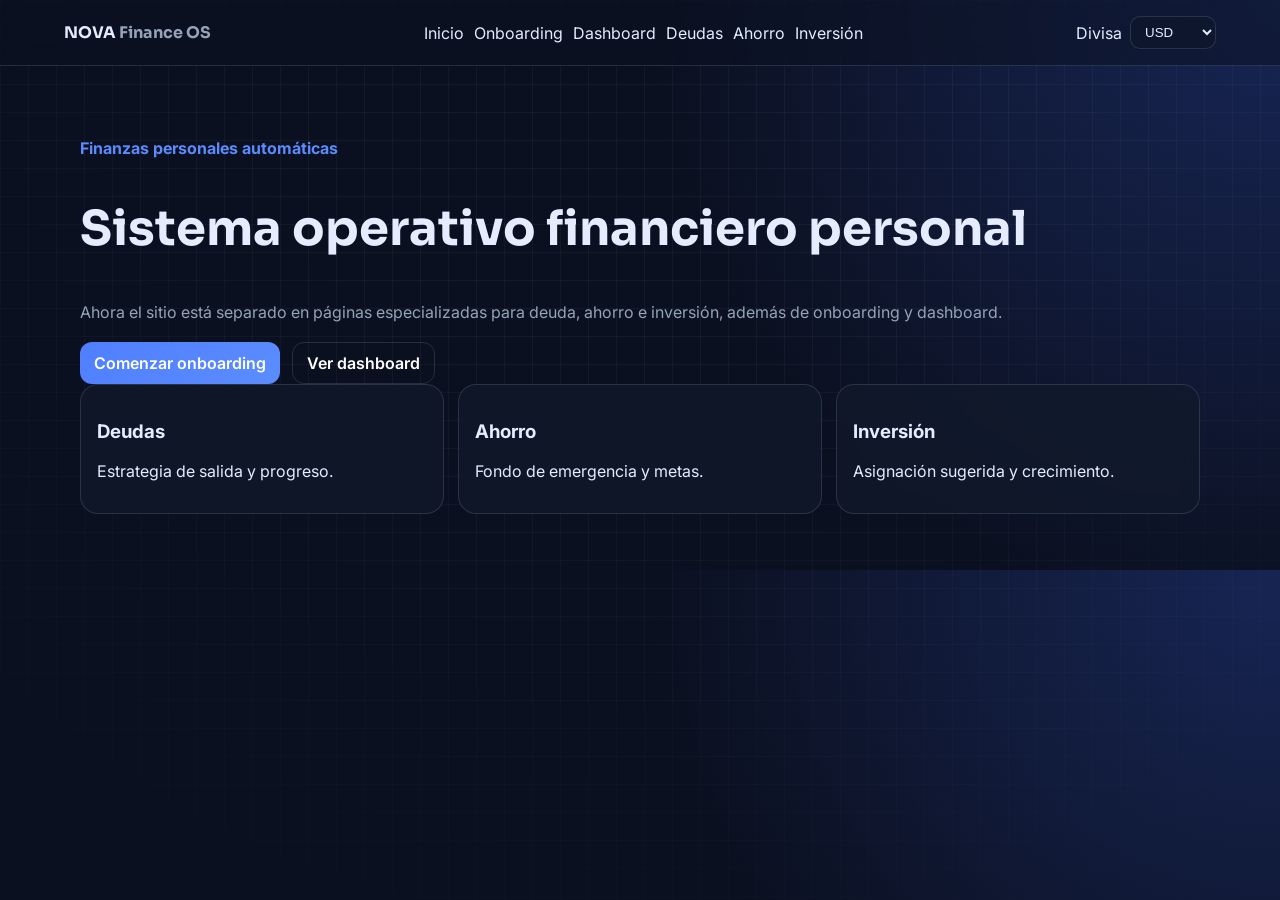
<file: index.html>
<!doctype html>
<html lang="es">
<head>
  <meta charset="UTF-8" />
  <meta name="viewport" content="width=device-width, initial-scale=1.0" />
  <title>NOVA Finance OS — Inicio</title>
  <link rel="preconnect" href="https://fonts.googleapis.com">
  <link rel="preconnect" href="https://fonts.gstatic.com" crossorigin>
  <link href="https://fonts.googleapis.com/css2?family=Inter:wght@400;500;600;700;800&family=Sora:wght@500;700&display=swap" rel="stylesheet">
  <link rel="stylesheet" href="styles.css" />
</head>
<body>
<div class="bg-grid"></div>
<header class="topbar">
  <div class="brand">NOVA <span>Finance OS</span></div>
  <nav class="topnav">
    <a href="index.html">Inicio</a><a href="onboarding.html">Onboarding</a><a href="dashboard.html">Dashboard</a>
    <a href="deudas.html">Deudas</a><a href="ahorro.html">Ahorro</a><a href="inversion.html">Inversión</a>
  </nav>
  <div class="currency-switcher"><label for="currency">Divisa</label><select id="currency"><option>USD</option><option>EUR</option><option>MXN</option><option>COP</option></select></div>
</header>
<main class="section">
  <section class="hero reveal">
    <p class="eyebrow">Finanzas personales automáticas</p>
    <h1>Sistema operativo financiero personal</h1>
    <p class="subtitle">Ahora el sitio está separado en páginas especializadas para deuda, ahorro e inversión, además de onboarding y dashboard.</p>
    <div class="hero-actions"><a class="btn" href="onboarding.html">Comenzar onboarding</a><a class="btn ghost" href="dashboard.html">Ver dashboard</a></div>
  </section>
  <section class="cards reveal">
    <article class="card"><h3>Deudas</h3><p>Estrategia de salida y progreso.</p></article>
    <article class="card"><h3>Ahorro</h3><p>Fondo de emergencia y metas.</p></article>
    <article class="card"><h3>Inversión</h3><p>Asignación sugerida y crecimiento.</p></article>
  </section>
</main>
<script src="script.js"></script>
</body>
</html>
</file>
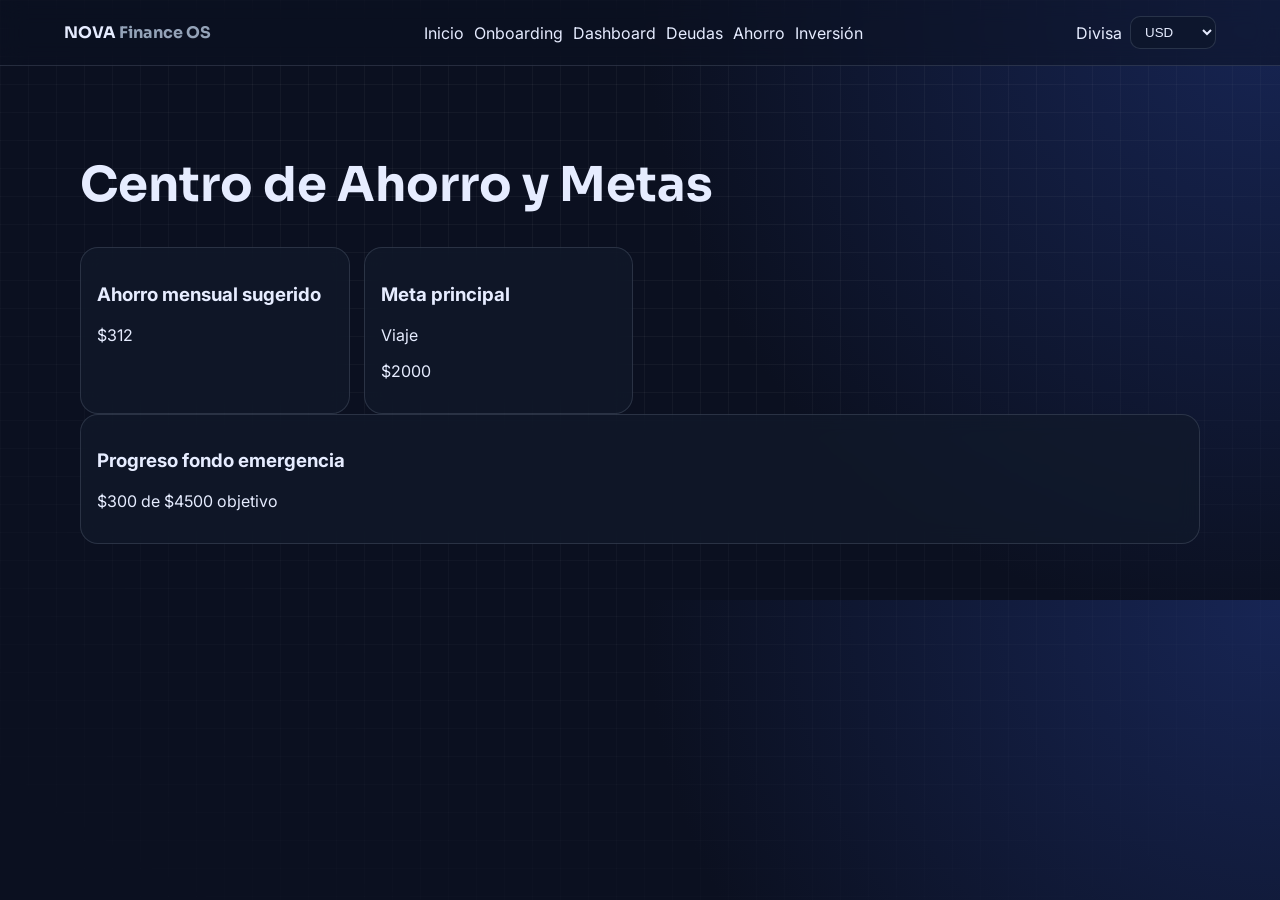
<file: ahorro.html>
<!doctype html><html lang="es"><head><meta charset="UTF-8" /><meta name="viewport" content="width=device-width, initial-scale=1.0" /><title>NOVA — Ahorro</title><link rel="preconnect" href="https://fonts.googleapis.com"><link rel="preconnect" href="https://fonts.gstatic.com" crossorigin><link href="https://fonts.googleapis.com/css2?family=Inter:wght@400;500;600;700;800&family=Sora:wght@500;700&display=swap" rel="stylesheet"><link rel="stylesheet" href="styles.css" /></head><body>
<div class="bg-grid"></div><header class="topbar"><div class="brand">NOVA <span>Finance OS</span></div><nav class="topnav"><a href="index.html">Inicio</a><a href="onboarding.html">Onboarding</a><a href="dashboard.html">Dashboard</a><a href="deudas.html">Deudas</a><a href="ahorro.html">Ahorro</a><a href="inversion.html">Inversión</a></nav><div class="currency-switcher"><label for="currency">Divisa</label><select id="currency"><option>USD</option><option>EUR</option><option>MXN</option><option>COP</option></select></div></header>
<main class="section"><h1 class="page-title">Centro de Ahorro y Metas</h1><section class="kpi-grid"><article class="panel"><h3>Ahorro mensual sugerido</h3><p id="save-month" data-money="emergency">—</p></article><article class="panel"><h3>Meta principal</h3><p id="goal-name">—</p><p id="goal-amount">—</p></article></section><section class="panel"><h3>Progreso fondo emergencia</h3><p id="emergency-progress"></p></section></main>
<script src="script.js"></script></body></html>
</file>
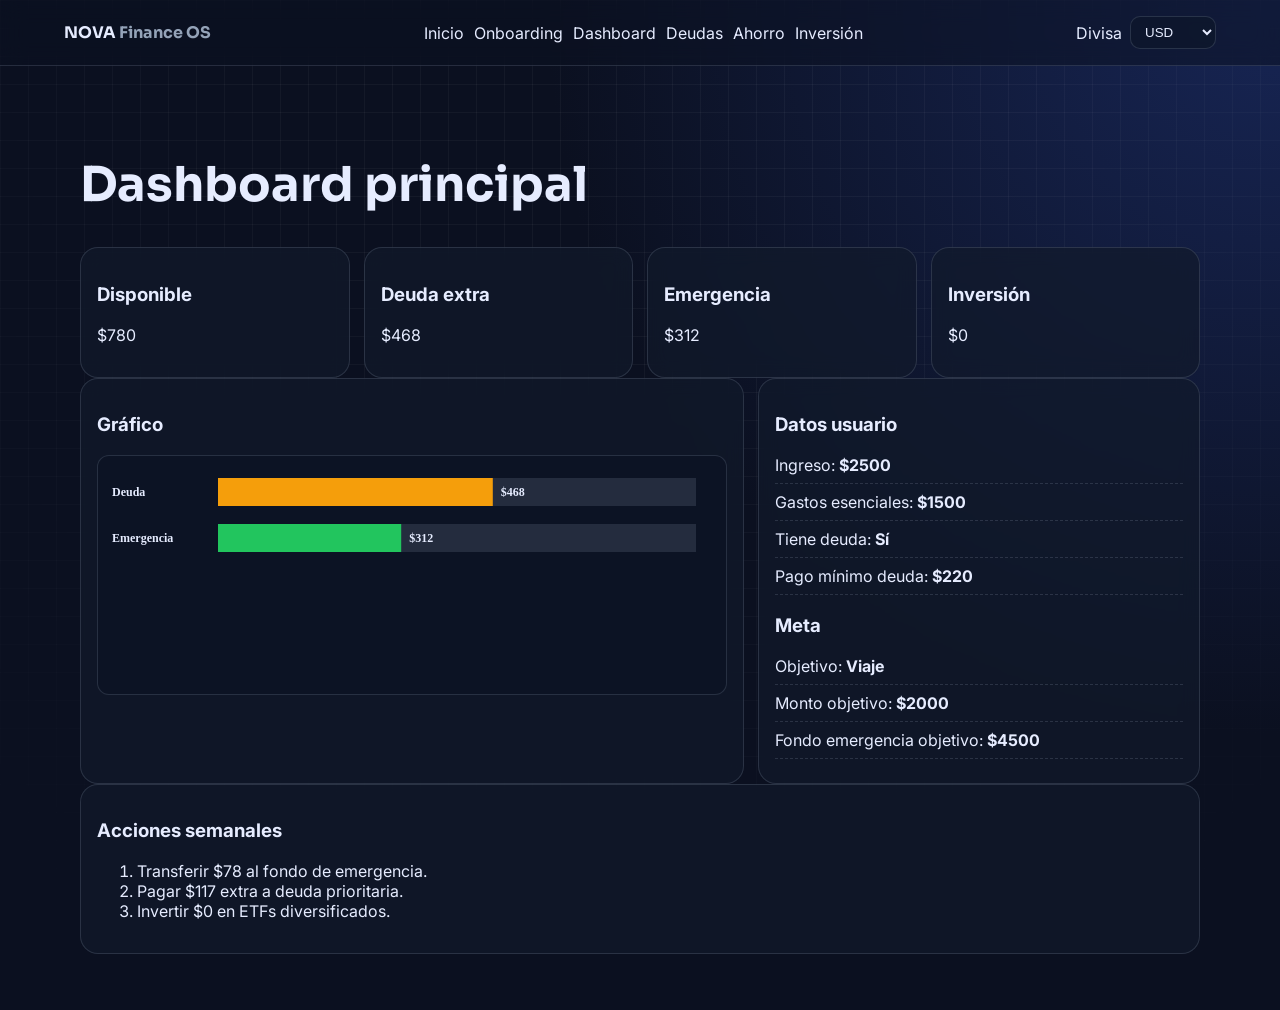
<file: dashboard.html>
<!doctype html><html lang="es"><head><meta charset="UTF-8" /><meta name="viewport" content="width=device-width, initial-scale=1.0" /><title>NOVA — Dashboard</title><link rel="preconnect" href="https://fonts.googleapis.com"><link rel="preconnect" href="https://fonts.gstatic.com" crossorigin><link href="https://fonts.googleapis.com/css2?family=Inter:wght@400;500;600;700;800&family=Sora:wght@500;700&display=swap" rel="stylesheet"><link rel="stylesheet" href="styles.css" /></head><body>
<div class="bg-grid"></div><header class="topbar"><div class="brand">NOVA <span>Finance OS</span></div><nav class="topnav"><a href="index.html">Inicio</a><a href="onboarding.html">Onboarding</a><a href="dashboard.html">Dashboard</a><a href="deudas.html">Deudas</a><a href="ahorro.html">Ahorro</a><a href="inversion.html">Inversión</a></nav><div class="currency-switcher"><label for="currency">Divisa</label><select id="currency"><option>USD</option><option>EUR</option><option>MXN</option><option>COP</option></select></div></header>
<main class="section"><h1 class="page-title">Dashboard principal</h1><section class="kpi-grid"><article class="panel"><h3>Disponible</h3><p id="kpi-surplus" data-money="surplus">—</p></article><article class="panel"><h3>Deuda extra</h3><p id="kpi-debt" data-money="debt">—</p></article><article class="panel"><h3>Emergencia</h3><p id="kpi-emergency" data-money="emergency">—</p></article><article class="panel"><h3>Inversión</h3><p id="kpi-invest" data-money="investing">—</p></article></section><section class="planner-grid"><article class="panel"><h3>Gráfico</h3><canvas id="allocationChart" width="620" height="280"></canvas></article><article class="panel"><h3>Datos usuario</h3><div id="user-data" class="data-list"></div><h3>Meta</h3><div id="goal-data" class="data-list"></div></article></section><section class="panel"><h3>Acciones semanales</h3><ol id="weekly-actions"></ol></section></main>
<script src="script.js"></script></body></html>
</file>
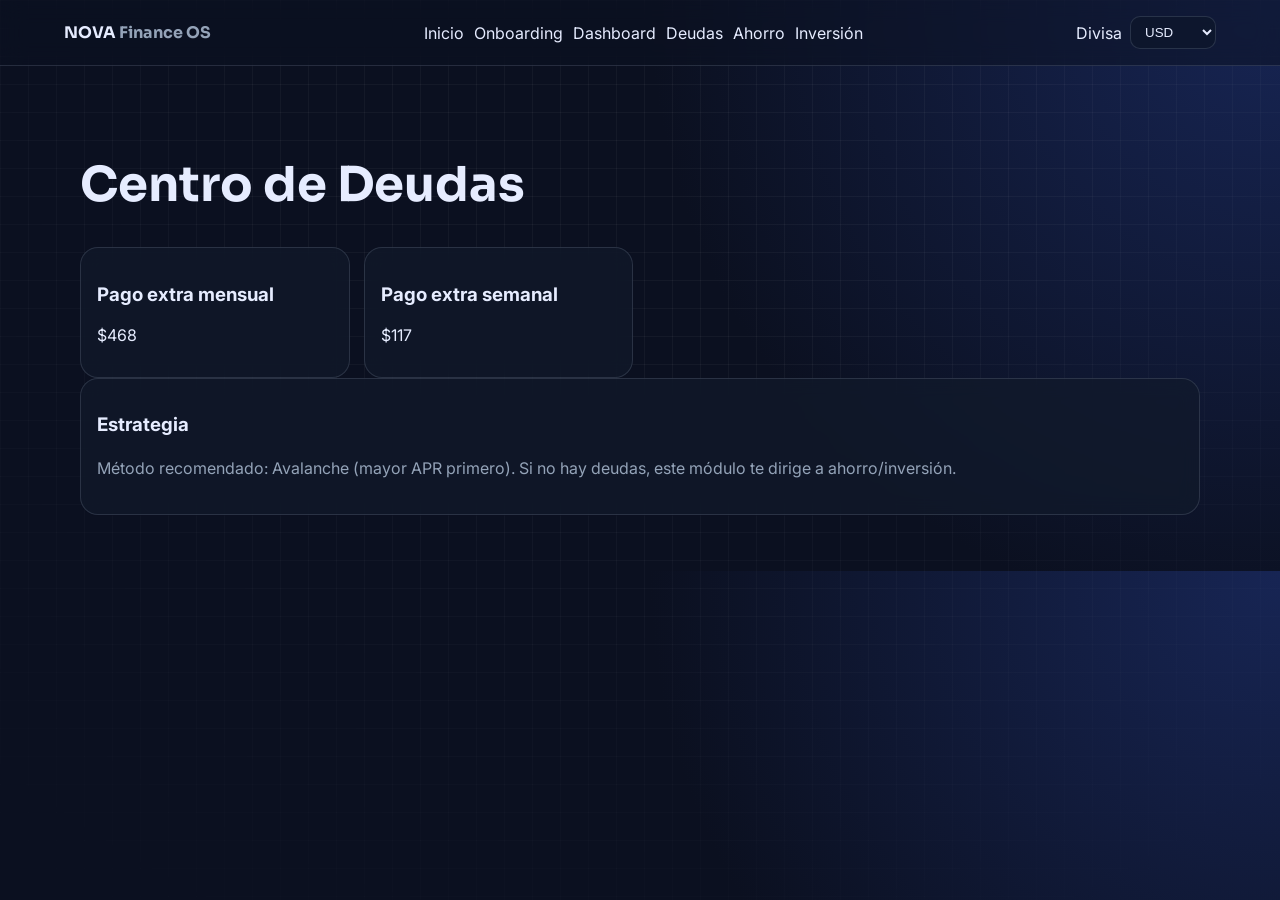
<file: deudas.html>
<!doctype html><html lang="es"><head><meta charset="UTF-8" /><meta name="viewport" content="width=device-width, initial-scale=1.0" /><title>NOVA — Deudas</title><link rel="preconnect" href="https://fonts.googleapis.com"><link rel="preconnect" href="https://fonts.gstatic.com" crossorigin><link href="https://fonts.googleapis.com/css2?family=Inter:wght@400;500;600;700;800&family=Sora:wght@500;700&display=swap" rel="stylesheet"><link rel="stylesheet" href="styles.css" /></head><body>
<div class="bg-grid"></div><header class="topbar"><div class="brand">NOVA <span>Finance OS</span></div><nav class="topnav"><a href="index.html">Inicio</a><a href="onboarding.html">Onboarding</a><a href="dashboard.html">Dashboard</a><a href="deudas.html">Deudas</a><a href="ahorro.html">Ahorro</a><a href="inversion.html">Inversión</a></nav><div class="currency-switcher"><label for="currency">Divisa</label><select id="currency"><option>USD</option><option>EUR</option><option>MXN</option><option>COP</option></select></div></header>
<main class="section"><h1 class="page-title">Centro de Deudas</h1><section class="kpi-grid"><article class="panel"><h3>Pago extra mensual</h3><p id="debt-extra" data-money="debt">—</p></article><article class="panel"><h3>Pago extra semanal</h3><p id="debt-weekly">—</p></article></section><section class="panel"><h3>Estrategia</h3><p class="subtitle">Método recomendado: Avalanche (mayor APR primero). Si no hay deudas, este módulo te dirige a ahorro/inversión.</p></section></main>
<script src="script.js"></script></body></html>
</file>
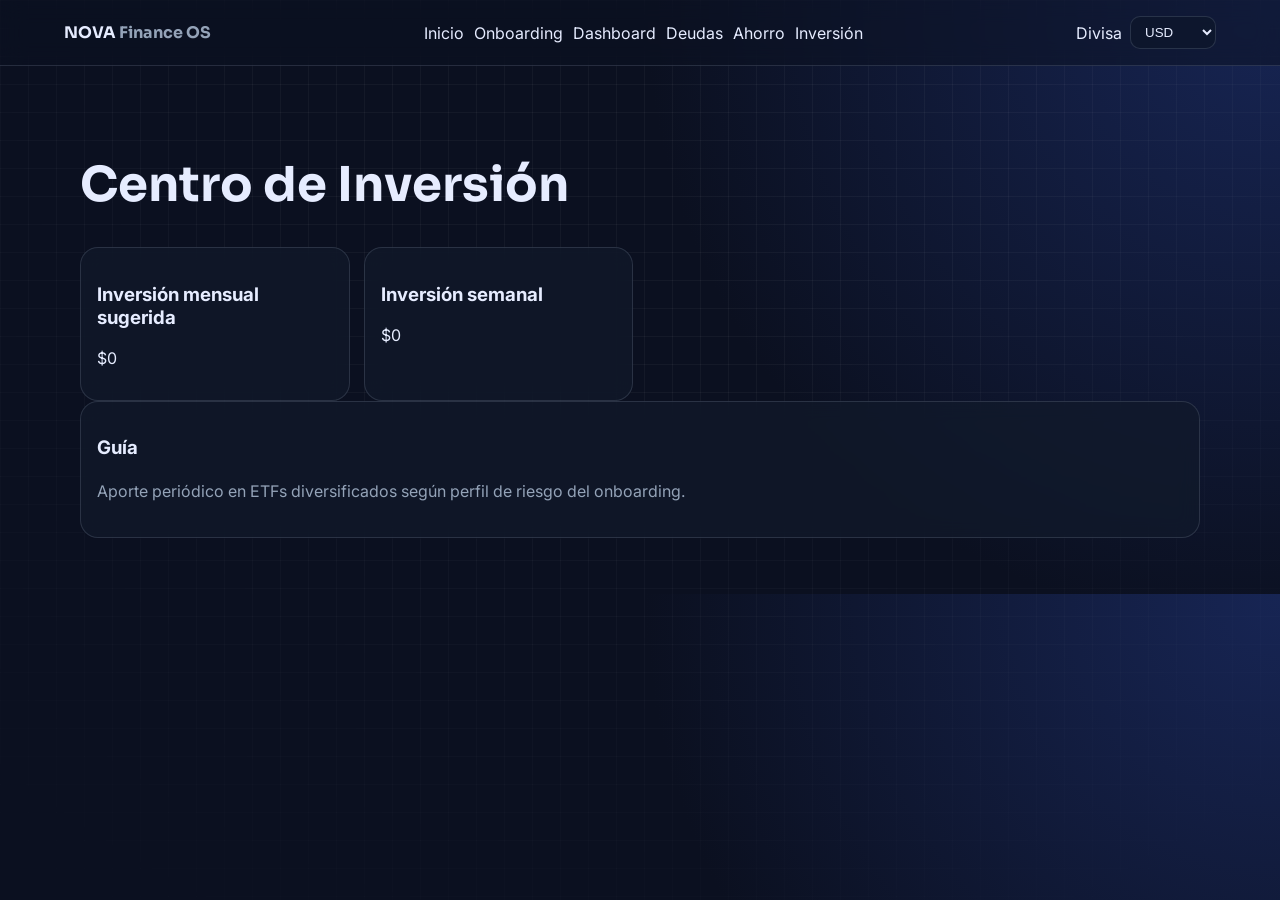
<file: inversion.html>
<!doctype html><html lang="es"><head><meta charset="UTF-8" /><meta name="viewport" content="width=device-width, initial-scale=1.0" /><title>NOVA — Inversión</title><link rel="preconnect" href="https://fonts.googleapis.com"><link rel="preconnect" href="https://fonts.gstatic.com" crossorigin><link href="https://fonts.googleapis.com/css2?family=Inter:wght@400;500;600;700;800&family=Sora:wght@500;700&display=swap" rel="stylesheet"><link rel="stylesheet" href="styles.css" /></head><body>
<div class="bg-grid"></div><header class="topbar"><div class="brand">NOVA <span>Finance OS</span></div><nav class="topnav"><a href="index.html">Inicio</a><a href="onboarding.html">Onboarding</a><a href="dashboard.html">Dashboard</a><a href="deudas.html">Deudas</a><a href="ahorro.html">Ahorro</a><a href="inversion.html">Inversión</a></nav><div class="currency-switcher"><label for="currency">Divisa</label><select id="currency"><option>USD</option><option>EUR</option><option>MXN</option><option>COP</option></select></div></header>
<main class="section"><h1 class="page-title">Centro de Inversión</h1><section class="kpi-grid"><article class="panel"><h3>Inversión mensual sugerida</h3><p id="invest-month" data-money="investing">—</p></article><article class="panel"><h3>Inversión semanal</h3><p id="invest-weekly">—</p></article></section><section class="panel"><h3>Guía</h3><p class="subtitle">Aporte periódico en ETFs diversificados según perfil de riesgo del onboarding.</p></section></main>
<script src="script.js"></script></body></html>
</file>
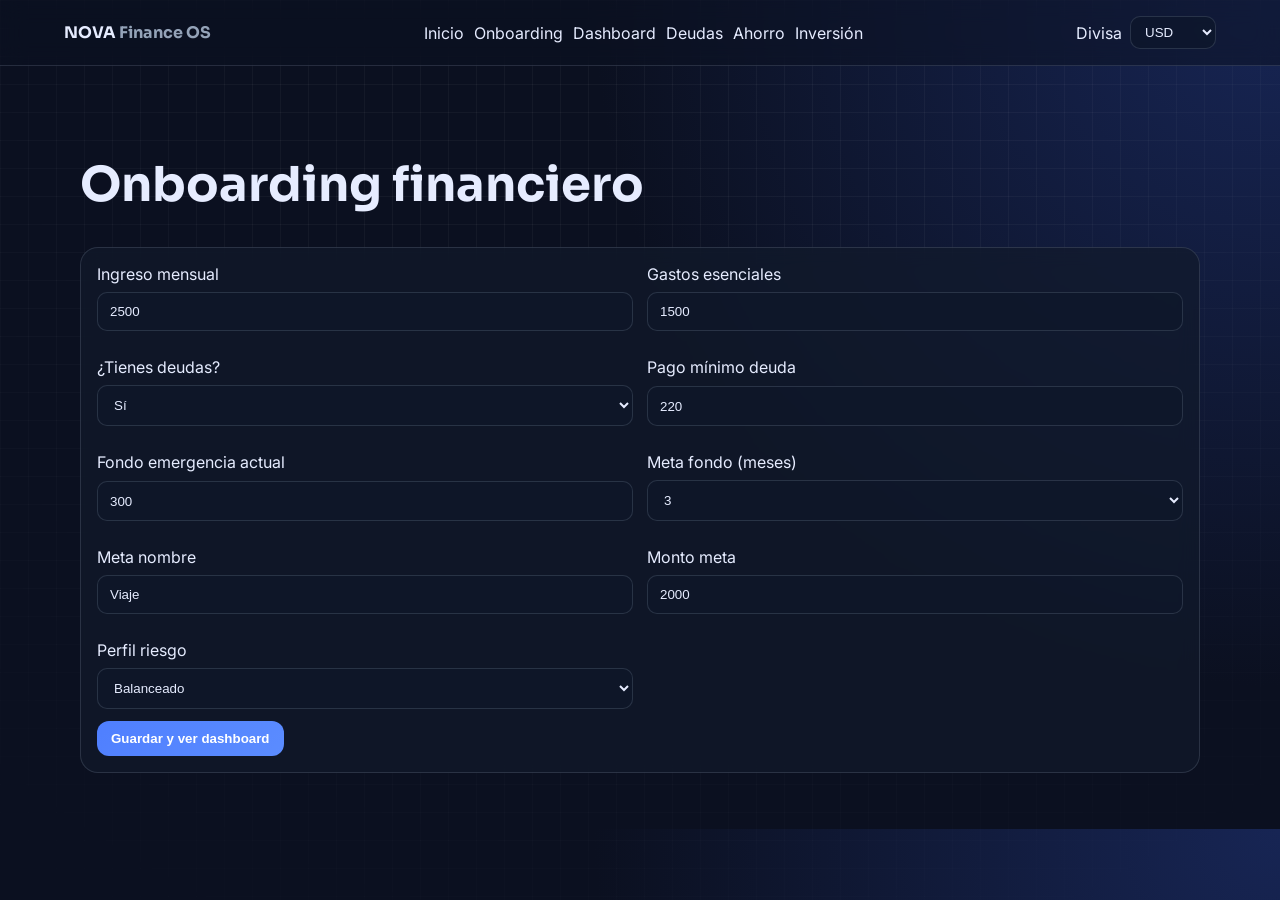
<file: onboarding.html>
<!doctype html><html lang="es"><head><meta charset="UTF-8" /><meta name="viewport" content="width=device-width, initial-scale=1.0" /><title>NOVA — Onboarding</title><link rel="preconnect" href="https://fonts.googleapis.com"><link rel="preconnect" href="https://fonts.gstatic.com" crossorigin><link href="https://fonts.googleapis.com/css2?family=Inter:wght@400;500;600;700;800&family=Sora:wght@500;700&display=swap" rel="stylesheet"><link rel="stylesheet" href="styles.css" /></head><body>
<div class="bg-grid"></div><header class="topbar"><div class="brand">NOVA <span>Finance OS</span></div><nav class="topnav"><a href="index.html">Inicio</a><a href="onboarding.html">Onboarding</a><a href="dashboard.html">Dashboard</a><a href="deudas.html">Deudas</a><a href="ahorro.html">Ahorro</a><a href="inversion.html">Inversión</a></nav><div class="currency-switcher"><label for="currency">Divisa</label><select id="currency"><option>USD</option><option>EUR</option><option>MXN</option><option>COP</option></select></div></header>
<main class="section"><h1 class="page-title">Onboarding financiero</h1><form id="onboarding-form" class="panel"><div class="grid-2"><div class="field"><label>Ingreso mensual</label><input name="income" type="number" value="2500"></div><div class="field"><label>Gastos esenciales</label><input name="essentials" type="number" value="1500"></div><div class="field"><label>¿Tienes deudas?</label><select name="hasDebt"><option value="yes">Sí</option><option value="no">No</option></select></div><div class="field"><label>Pago mínimo deuda</label><input name="debtMin" type="number" value="220"></div><div class="field"><label>Fondo emergencia actual</label><input name="emergency" type="number" value="300"></div><div class="field"><label>Meta fondo (meses)</label><select name="emergencyMonths"><option value="3">3</option><option value="6">6</option></select></div><div class="field"><label>Meta nombre</label><input name="goalName" value="Viaje"></div><div class="field"><label>Monto meta</label><input name="goalAmount" type="number" value="2000"></div><div class="field"><label>Perfil riesgo</label><select name="risk"><option value="conservative">Conservador</option><option value="balanced" selected>Balanceado</option><option value="growth">Crecimiento</option></select></div></div><button class="btn" type="submit">Guardar y ver dashboard</button></form></main>
<script src="script.js"></script></body></html>
</file>
<file: styles.css>
:root { --bg:#0b1020; --surface:rgba(18,26,43,.7); --stroke:rgba(148,163,184,.2); --text:#e6ecff; --muted:#94a3b8; --primary:#5b8cff; --success:#22c55e; --warn:#f59e0b; }
*{box-sizing:border-box} html,body{margin:0;padding:0;font-family:Inter,system-ui,sans-serif;color:var(--text);background:radial-gradient(circle at top right,#172554,var(--bg) 45%)}
.bg-grid{position:fixed;inset:0;background-image:linear-gradient(rgba(255,255,255,.04) 1px,transparent 1px),linear-gradient(90deg,rgba(255,255,255,.04) 1px,transparent 1px);background-size:28px 28px;mask-image:radial-gradient(circle at 50% 0,black 35%,transparent 100%);pointer-events:none;z-index:0}
main,.topbar{position:relative;z-index:1}.section{width:min(1120px,92vw);margin:0 auto;padding:56px 0}
.topbar{position:sticky;top:0;z-index:10;backdrop-filter:blur(12px);display:flex;justify-content:space-between;align-items:center;padding:16px 5vw;border-bottom:1px solid var(--stroke);background:rgba(11,16,32,.5)}
.topnav{display:flex;gap:10px;align-items:center;flex-wrap:wrap}.topnav a{color:var(--text);text-decoration:none}.brand{font-family:Sora,sans-serif;font-weight:700}.brand span{color:var(--muted)}.currency-switcher{display:flex;align-items:center;gap:8px}.currency-switcher select{width:auto;min-width:86px;padding:7px 10px}
.hero h1,.page-title{font-family:Sora,sans-serif;font-size:clamp(2rem,4vw,3rem)}.eyebrow{color:var(--primary);font-weight:700}.subtitle{color:var(--muted);line-height:1.7}
.btn{border:0;text-decoration:none;display:inline-flex;align-items:center;justify-content:center;padding:10px 14px;border-radius:12px;font-weight:600;background:linear-gradient(135deg,#4f7fff,#5b8cff);color:#fff;cursor:pointer}.btn.ghost{background:transparent;border:1px solid var(--stroke)}
.hero-actions{display:flex;gap:12px}.cards,.kpi-grid,.planner-grid,.grid-2{display:grid;gap:14px}.cards{grid-template-columns:repeat(3,1fr)}.kpi-grid{grid-template-columns:repeat(4,1fr)}.planner-grid{grid-template-columns:1.2fr .8fr}.grid-2{grid-template-columns:1fr 1fr}
.card,.panel{background:var(--surface);border:1px solid var(--stroke);border-radius:18px;padding:16px;backdrop-filter:blur(10px)}.field{display:grid;gap:8px;margin-bottom:12px}
input,select{width:100%;border-radius:10px;border:1px solid var(--stroke);background:rgba(15,23,42,.65);color:var(--text);padding:11px 12px}
canvas{width:100%;height:240px;border:1px solid var(--stroke);border-radius:12px;background:rgba(11,16,32,.35)}
.data-list p{margin:8px 0;padding-bottom:8px;border-bottom:1px dashed var(--stroke)}
.reveal{opacity:0;transform:translateY(24px);transition:opacity .7s ease,transform .7s ease}.reveal.visible{opacity:1;transform:translateY(0)}
@media (max-width:980px){.cards,.kpi-grid,.planner-grid,.grid-2{grid-template-columns:1fr}}
</file>
